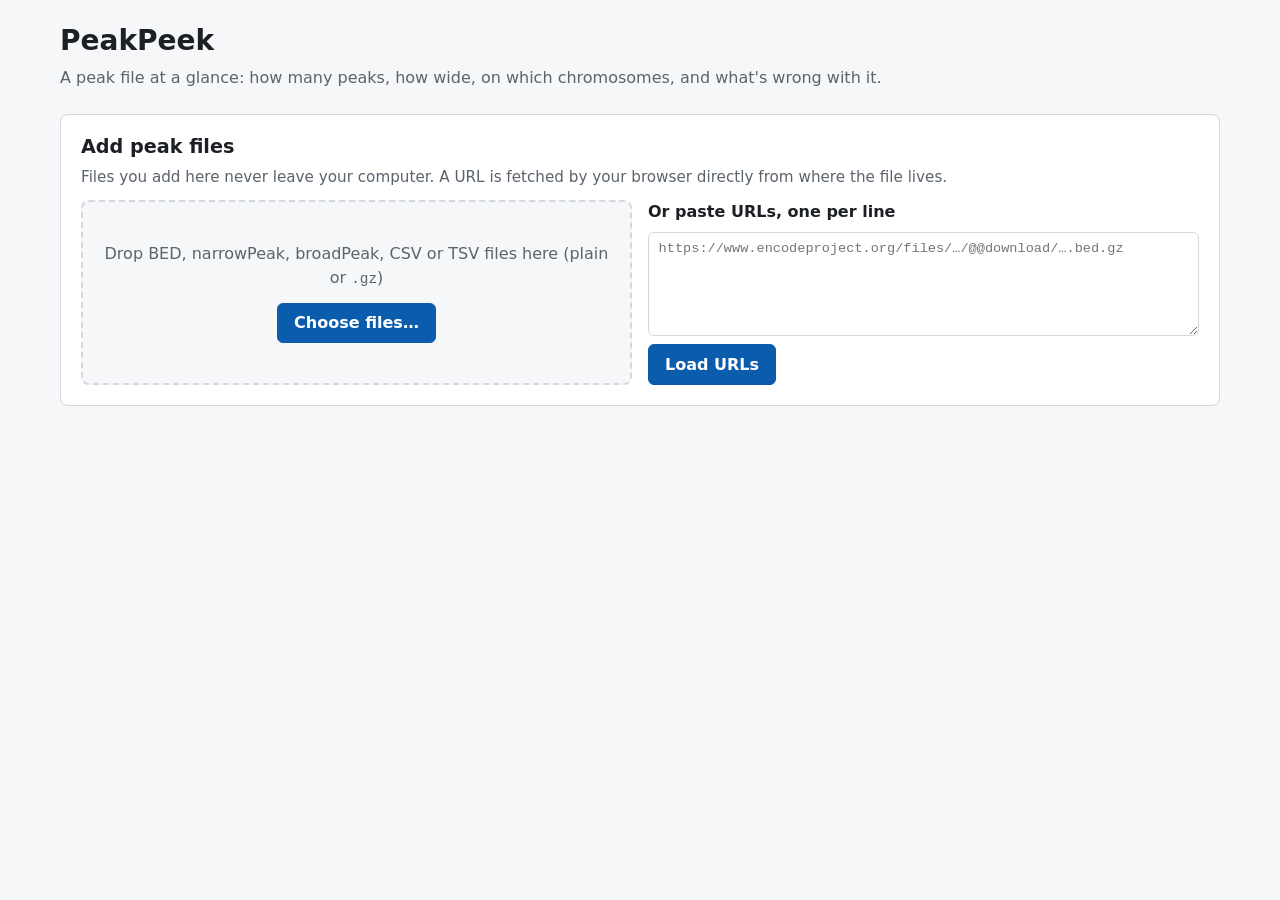
<file: index.html>
<!doctype html>
<html lang="en">
<head>
  <meta charset="utf-8">
  <link rel="icon" href="data:,">
  <meta name="viewport" content="width=device-width, initial-scale=1">
  <title>PeakPeek — a peak file at a glance</title>
  <link rel="stylesheet" href="style.css">
</head>
<body>
  <header class="page-header">
    <h1>PeakPeek</h1>
    <p class="tagline">A peak file at a glance: how many peaks, how wide, on which chromosomes,
      and what's wrong with it.</p>
  </header>

  <main>
    <section id="load" class="load" aria-labelledby="load-heading">
      <h2 id="load-heading">Add peak files</h2>
      <p id="privacy-note" class="privacy-note">Files you add here never leave your computer.
        A URL is fetched by your browser directly from where the file lives.</p>

      <div class="load-inputs">
        <div id="drop-zone" class="drop-zone">
          <p class="drop-zone-text">Drop BED, narrowPeak, broadPeak, CSV or TSV files here
            (plain or <code>.gz</code>)</p>
          <input id="file-input" class="visually-hidden" type="file" multiple>
          <label class="button" for="file-input">Choose files…</label>
        </div>

        <div class="url-box">
          <label for="url-input">Or paste URLs, one per line</label>
          <textarea id="url-input" rows="4" spellcheck="false" autocomplete="off"
            placeholder="https://www.encodeproject.org/files/…/@@download/….bed.gz"></textarea>
          <button id="url-load" class="button" type="button">Load URLs</button>
        </div>
      </div>
    </section>

    <section id="file-cards" class="file-cards" aria-label="Files"></section>

    <section id="side-by-side" class="side-by-side" aria-label="Side by side" hidden></section>
  </main>

  <script src="src/read.js"></script>
  <script src="src/parse.js"></script>
  <script src="src/stats.js"></script>
  <script src="src/charts.js"></script>
  <script src="src/app.js"></script>
</body>
</html>
</file>
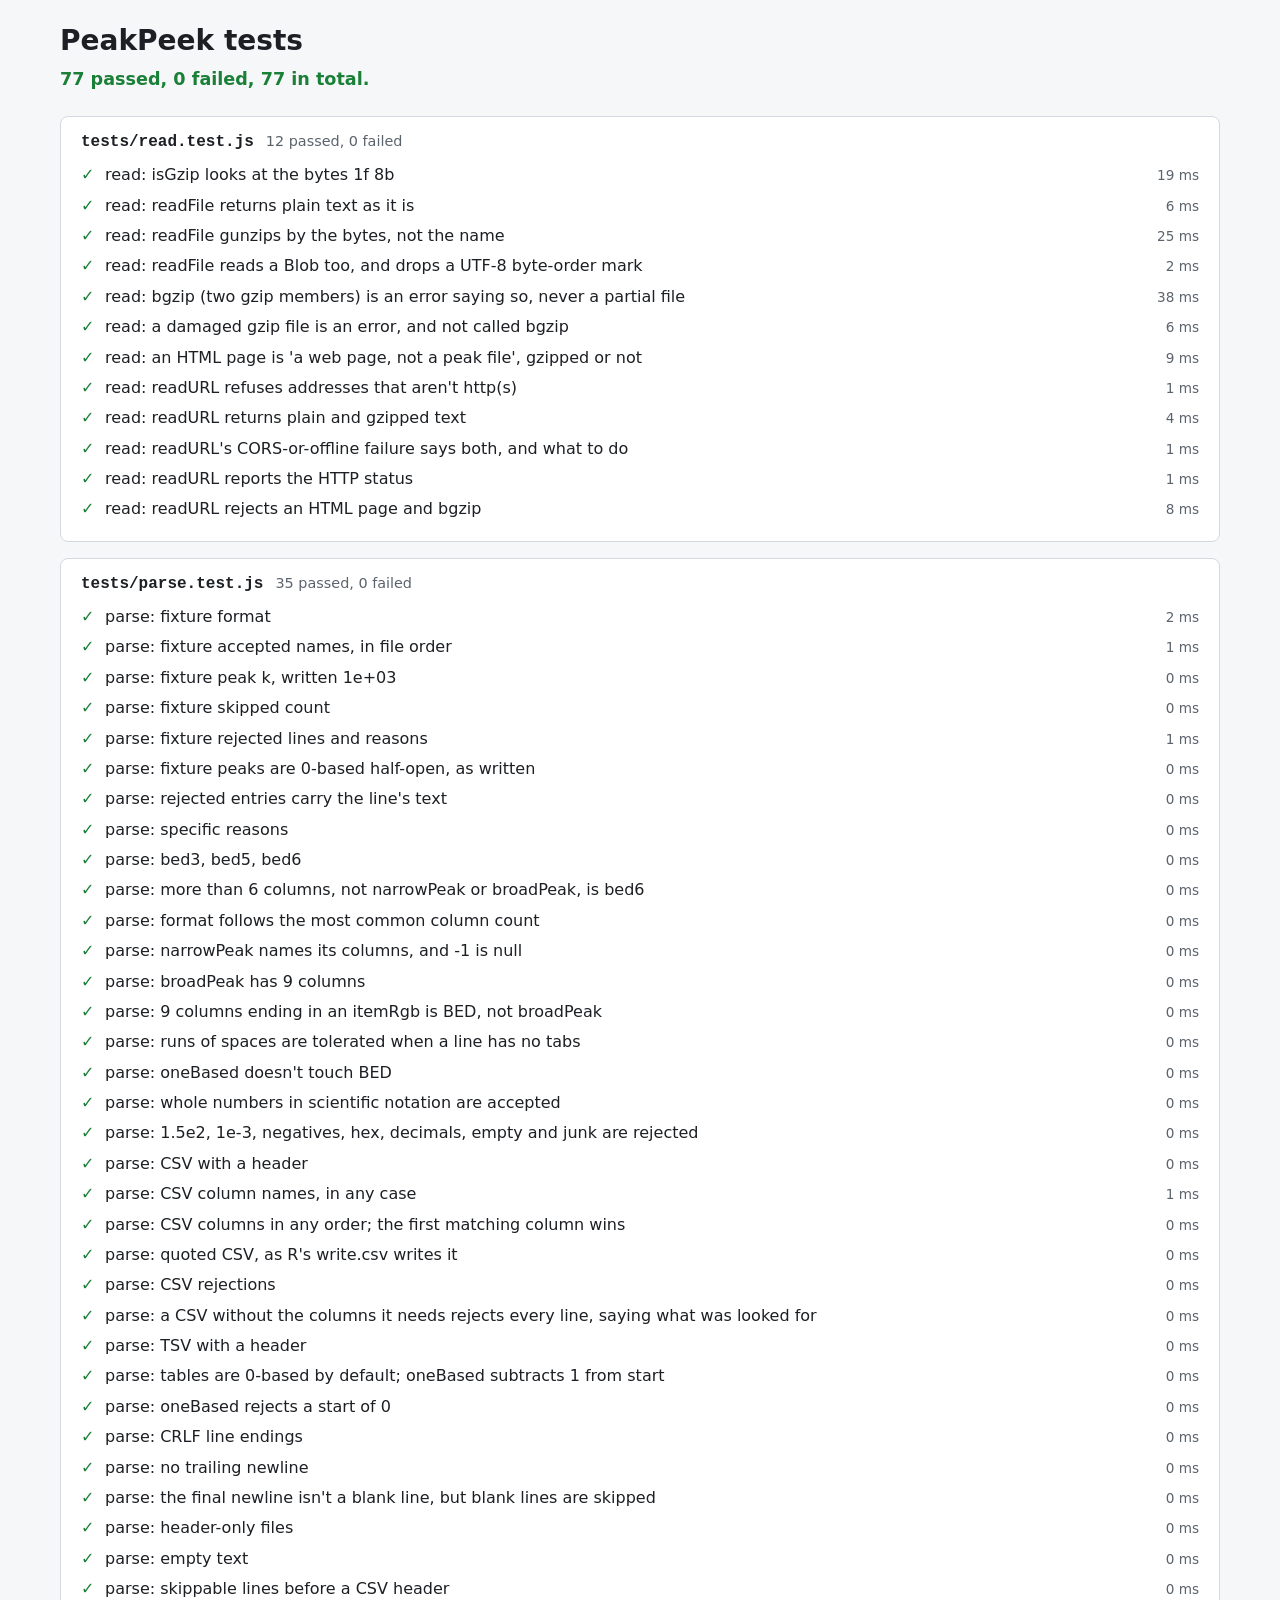
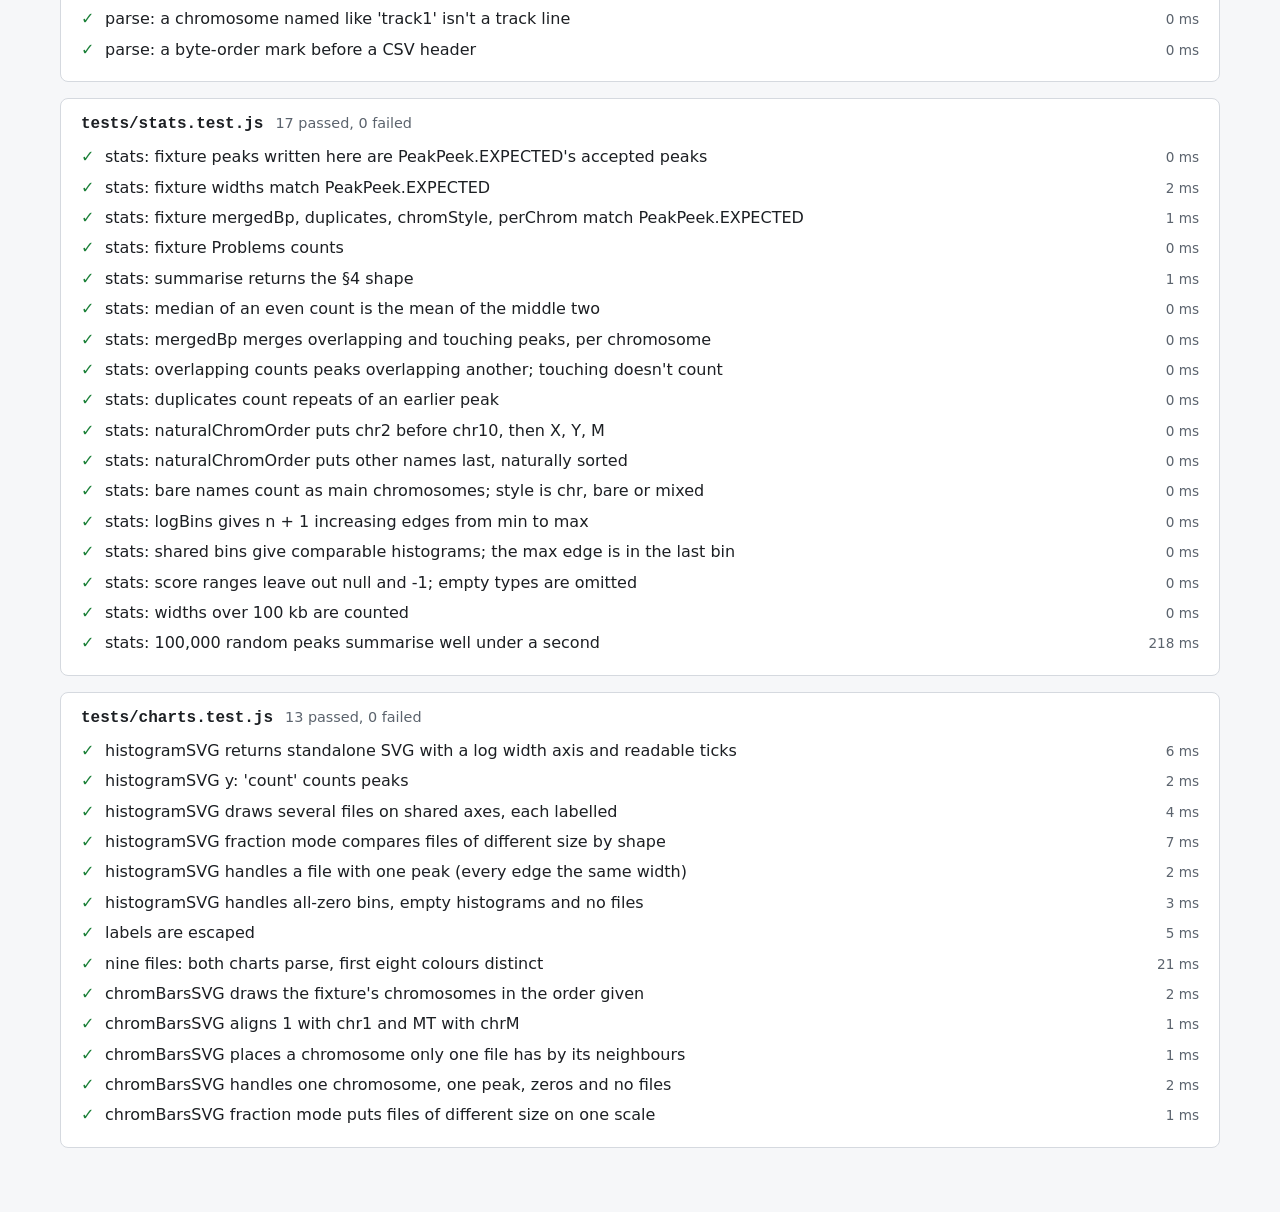
<file: test.html>
<!doctype html>
<html lang="en">
<head>
  <meta charset="utf-8">
  <link rel="icon" href="data:,">
  <meta name="viewport" content="width=device-width, initial-scale=1">
  <title>tests: running…</title>
  <link rel="stylesheet" href="style.css">

  <script>
    // Scripts that fail to load or throw while loading are recorded here, then reported as
    // failed tests, so one broken file can't stop the rest from running. Chrome hides a
    // file:// script's error message ("Script error."), so the file is found from
    // document.currentScript and the details are left to the browser console.
    const loadProblems = [];
    function recordLoadProblem(event) {
      const failedTag = event.target instanceof HTMLScriptElement ? event.target : null;
      const script = failedTag || document.currentScript;
      const file = script ? script.getAttribute("src") : "(unknown script)";
      const message = failedTag
        ? "couldn't be loaded: is the file there?"
        : event.message && event.message !== "Script error."
          ? "threw while loading: " + event.message
          : "threw while loading; the browser console has the error";
      loadProblems.push({ file, message });
    }
    window.addEventListener("error", recordLoadProblem, true);
  </script>

  <script src="src/read.js"></script>
  <script src="src/parse.js"></script>
  <script src="src/stats.js"></script>
  <script src="src/charts.js"></script>
  <script src="examples/fixture.js"></script>
  <script src="tests/assert.js"></script>
  <script src="tests/read.test.js"></script>
  <script src="tests/parse.test.js"></script>
  <script src="tests/stats.test.js"></script>
  <script src="tests/charts.test.js"></script>
</head>
<body class="test-page">
  <header class="page-header">
    <h1>PeakPeek tests</h1>
    <p id="test-summary" class="test-summary" aria-live="polite">Running…</p>
  </header>
  <main id="test-results"></main>

  <script>
    (async function () {
      window.removeEventListener("error", recordLoadProblem, true);
      window.PeakPeek = window.PeakPeek || {};
      const PeakPeek = window.PeakPeek;
      const testFiles = Array.from(
        document.querySelectorAll('head script[src^="tests/"][src$=".test.js"]'),
        (s) => s.getAttribute("src")
      );

      let outcome;
      if (typeof PeakPeek.test === "function" && typeof PeakPeek.runTests === "function") {
        for (const problem of loadProblems) {
          PeakPeek.test(problem.file + " loads", () => {
            const text = problem.file + " " + problem.message;
            throw Object.assign(new Error(text), { stack: text }); // this page's stack is noise
          });
        }
        try {
          outcome = await PeakPeek.runTests();
        } catch (error) {
          outcome = failedRun("runTests() itself failed: " + (error && error.stack || error));
        }
      } else {
        outcome = failedRun("tests/assert.js didn't provide PeakPeek.test and PeakPeek.runTests");
      }

      document.title = "tests: " + outcome.passed + " passed, " + outcome.failed + " failed";
      PeakPeek.testResults = outcome;
      show(outcome, testFiles);

      function failedRun(message) {
        const results = [{ name: "test harness", file: null, ok: false, message, ms: 0 }];
        for (const problem of loadProblems) {
          const text = problem.file + " " + problem.message;
          results.push({ name: problem.file + " loads", file: null, ok: false, message: text, ms: 0 });
        }
        return { passed: 0, failed: results.length, results };
      }

      // Results grouped by file: problems not tied to one test file first, then each test
      // file in load order, including files with no tests yet.
      function show({ passed, failed, results }, files) {
        const groups = new Map([[null, []]]);
        for (const file of files) groups.set(file, []);
        for (const result of results) {
          const key = groups.has(result.file) ? result.file : null;
          groups.get(key).push(result);
        }

        const summary = document.getElementById("test-summary");
        summary.textContent = results.length === 0
          ? "No tests registered yet: 0 passed, 0 failed."
          : passed + " passed, " + failed + " failed, " + results.length + " in total.";
        summary.classList.add(failed ? "is-failed" : "is-passed");

        const main = document.getElementById("test-results");
        for (const [file, fileResults] of groups) {
          if (file === null && fileResults.length === 0) continue;
          const section = element("section", "test-file");
          const fileFailed = fileResults.filter((r) => !r.ok).length;
          const heading = element("h2", null, file === null ? "Loading and harness" : file);
          heading.append(element("span", "test-count", fileResults.length === 0
            ? "no tests yet"
            : (fileResults.length - fileFailed) + " passed, " + fileFailed + " failed"));
          section.append(heading);

          const list = element("ol", "test-list");
          for (const r of fileResults) {
            const item = element("li", r.ok ? "is-passed" : "is-failed");
            item.append(
              element("span", "test-mark", r.ok ? "✓" : "✗"),
              element("span", "test-name", r.name),
              element("span", "test-ms", r.ms + " ms")
            );
            if (!r.ok) item.append(element("pre", "test-message", r.message));
            list.append(item);
          }
          if (fileResults.length) section.append(list);
          main.append(section);
        }
      }

      function element(tag, className, text) {
        const node = document.createElement(tag);
        if (className) node.className = className;
        if (text !== undefined) node.textContent = text;
        return node;
      }
    })();
  </script>
</body>
</html>
</file>
<file: style.css>
/* PeakPeek: one light theme, system fonts only, nothing fetched from the network. */

:root {
  color-scheme: light;
  --text: #1c1f23;
  --muted: #5b636d;
  --background: #f6f7f9;
  --surface: #ffffff;
  --border: #d5d9df;
  --accent: #0b5cad;
  --accent-soft: #e6f0fa;
  --ok: #1a7f37;
  --error: #b42318;
  --error-soft: #fdecea;
  --warning: #8a5a00;
  --warning-soft: #fff6dc;
  --radius: 8px;
  --mono: ui-monospace, SFMono-Regular, Menlo, Consolas, "Liberation Mono", monospace;
}

*,
*::before,
*::after {
  box-sizing: border-box;
}

body {
  margin: 0 auto;
  max-width: 1200px;
  padding: 1.5rem 1.25rem 3rem;
  font-family: system-ui, -apple-system, "Segoe UI", Roboto, "Helvetica Neue", Arial, sans-serif;
  font-size: 16px;
  line-height: 1.5;
  color: var(--text);
  background: var(--background);
}

h1,
h2,
h3 {
  line-height: 1.2;
  margin: 0 0 0.5rem;
}

h1 { font-size: 1.75rem; }
h2 { font-size: 1.2rem; }
h3 { font-size: 1.05rem; }

p { margin: 0 0 0.75rem; }

code,
pre {
  font-family: var(--mono);
  font-size: 0.9em;
}

a { color: var(--accent); }

.page-header {
  margin-bottom: 1.5rem;
}

.tagline,
.muted {
  color: var(--muted);
}

/* Loading */

.load {
  background: var(--surface);
  border: 1px solid var(--border);
  border-radius: var(--radius);
  padding: 1.25rem;
  margin-bottom: 1.5rem;
}

.privacy-note {
  color: var(--muted);
  font-size: 0.95rem;
}

.load-inputs {
  display: grid;
  grid-template-columns: repeat(auto-fit, minmax(min(100%, 320px), 1fr));
  gap: 1rem;
}

.drop-zone {
  display: flex;
  flex-direction: column;
  align-items: center;
  justify-content: center;
  gap: 0.75rem;
  min-height: 10rem;
  padding: 1.25rem;
  text-align: center;
  border: 2px dashed var(--border);
  border-radius: var(--radius);
  background: var(--background);
}

.drop-zone-text {
  margin: 0;
  color: var(--muted);
}

/* app.js adds this while files are dragged over the drop zone. */
.drop-zone.is-dragover {
  border-color: var(--accent);
  background: var(--accent-soft);
}

.url-box {
  display: flex;
  flex-direction: column;
  gap: 0.5rem;
}

.url-box label {
  font-weight: 600;
}

textarea {
  width: 100%;
  min-height: 6.5rem;
  resize: vertical;
  padding: 0.5rem 0.6rem;
  font-family: var(--mono);
  font-size: 0.85rem;
  color: var(--text);
  background: var(--surface);
  border: 1px solid var(--border);
  border-radius: 6px;
}

.button,
button {
  display: inline-block;
  align-self: flex-start;
  padding: 0.45rem 1rem;
  font: inherit;
  font-weight: 600;
  color: #fff;
  background: var(--accent);
  border: 1px solid var(--accent);
  border-radius: 6px;
  cursor: pointer;
}

.drop-zone .button {
  align-self: center;
}

.button:hover,
button:hover {
  filter: brightness(1.1);
}

button:disabled {
  opacity: 0.5;
  cursor: default;
}

textarea:focus-visible,
button:focus-visible,
.visually-hidden:focus-visible + .button {
  outline: 3px solid var(--accent);
  outline-offset: 2px;
}

.visually-hidden {
  position: absolute;
  width: 1px;
  height: 1px;
  overflow: hidden;
  clip-path: inset(50%);
  white-space: nowrap;
}

/* Results: filled in by app.js */

.file-cards {
  display: grid;
  grid-template-columns: repeat(auto-fit, minmax(min(100%, 360px), 1fr));
  align-items: start;
  gap: 1rem;
  margin-bottom: 1.5rem;
}

.card,
.side-by-side {
  min-width: 0;
  background: var(--surface);
  border: 1px solid var(--border);
  border-radius: var(--radius);
  padding: 1rem 1.25rem;
}

.card.is-error {
  border-color: var(--error);
}

.error {
  color: var(--error);
  background: var(--error-soft);
  border-radius: 6px;
  padding: 0.5rem 0.75rem;
}

.warning {
  color: var(--warning);
  background: var(--warning-soft);
  border-radius: 6px;
  padding: 0.5rem 0.75rem;
}

.table-scroll {
  overflow-x: auto;
}

table {
  border-collapse: collapse;
  font-size: 0.9rem;
  font-variant-numeric: tabular-nums;
}

th,
td {
  padding: 0.3rem 0.6rem;
  border-bottom: 1px solid var(--border);
  text-align: left;
  vertical-align: top;
}

td.number,
th.number {
  text-align: right;
}

svg {
  max-width: 100%;
  height: auto;
}

progress {
  width: 100%;
}

/* A file's card */

.button-quiet {
  color: var(--accent);
  background: var(--surface);
  border-color: var(--border);
  font-weight: 500;
  font-size: 0.9rem;
  padding: 0.3rem 0.75rem;
}

.button-quiet:hover {
  filter: none;
  background: var(--accent-soft);
}

.card-head {
  display: flex;
  gap: 0.5rem;
  align-items: center;
}

.card-label {
  flex: 1;
  min-width: 0;
  padding: 0.3rem 0.5rem;
  font: inherit;
  font-size: 1.05rem;
  font-weight: 600;
  color: var(--text);
  background: var(--surface);
  border: 1px solid var(--border);
  border-radius: 6px;
}

.card-label:focus-visible,
.card-coords input:focus-visible {
  outline: 3px solid var(--accent);
  outline-offset: 2px;
}

.card-head .button-quiet {
  align-self: center;
}

.card-source {
  margin: 0.35rem 0 0.75rem;
  font-size: 0.85rem;
  overflow-wrap: anywhere;
}

.card-coords {
  margin-bottom: 0.75rem;
  padding: 0.4rem 0.75rem;
  background: var(--accent-soft);
  border-radius: 6px;
  font-size: 0.95rem;
}

.card-coords[hidden] {
  display: none;
}

.card-coords label {
  cursor: pointer;
}

.card h3 {
  margin-top: 1rem;
}

.facts {
  display: grid;
  grid-template-columns: repeat(auto-fit, minmax(min(100%, 230px), 1fr));
  gap: 0 1.25rem;
}

.facts-group table {
  width: 100%;
}

.facts-group th {
  font-weight: normal;
}

.facts-note {
  display: block;
  font-size: 0.8rem;
}

.warning-text {
  color: var(--warning);
  font-weight: 600;
}

.problems {
  margin: 0 0 0.75rem;
  padding-left: 1.25rem;
}

.problems li {
  margin-bottom: 0.25rem;
}

table.rejected {
  margin-bottom: 0.5rem;
}

table.rejected caption {
  text-align: left;
  font-weight: 600;
  padding-bottom: 0.25rem;
}

table.rejected code {
  white-space: pre;
}

.charts {
  display: grid;
  grid-template-columns: repeat(auto-fit, minmax(min(100%, 340px), 1fr));
  gap: 1rem;
  margin-top: 1rem;
}

.charts-wide {
  grid-template-columns: minmax(0, 1fr);
}

.chart-figure {
  display: flex;
  flex-direction: column;
  gap: 0.4rem;
  min-width: 0;
  margin: 0;
}

.chart svg {
  display: block;
}

.downloads {
  margin: 1rem 0 0;
}

/* Side by side */

.side-table th[scope="row"] {
  font-weight: 600;
}

.side-table th,
.side-table td {
  white-space: nowrap;
}

/* test.html */

.test-summary {
  font-size: 1.1rem;
  font-weight: 600;
}

.is-passed > .test-mark,
.test-summary.is-passed {
  color: var(--ok);
}

.is-failed > .test-mark,
.test-summary.is-failed {
  color: var(--error);
}

.test-file {
  background: var(--surface);
  border: 1px solid var(--border);
  border-radius: var(--radius);
  padding: 1rem 1.25rem;
  margin-bottom: 1rem;
}

.test-file h2 {
  display: flex;
  flex-wrap: wrap;
  align-items: baseline;
  gap: 0.25rem 0.75rem;
  margin: 0;
  font-family: var(--mono);
  font-size: 1rem;
}

.test-count {
  font-family: system-ui, -apple-system, "Segoe UI", Roboto, sans-serif;
  font-size: 0.9rem;
  font-weight: normal;
  color: var(--muted);
}

.test-list {
  list-style: none;
  margin: 0.5rem 0 0;
  padding: 0;
}

.test-list li {
  display: flex;
  flex-wrap: wrap;
  align-items: baseline;
  gap: 0 0.5rem;
  padding: 0.2rem 0;
}

.test-mark {
  font-weight: 700;
  width: 1rem;
}

.test-name {
  flex: 1;
  min-width: 0;
  overflow-wrap: anywhere;
}

.test-ms {
  color: var(--muted);
  font-size: 0.85rem;
  font-variant-numeric: tabular-nums;
}

.test-message {
  flex-basis: 100%;
  margin: 0.25rem 0 0.5rem 1.5rem;
  padding: 0.5rem 0.75rem;
  overflow-x: auto;
  white-space: pre-wrap;
  overflow-wrap: anywhere;
  color: var(--error);
  background: var(--error-soft);
  border-radius: 6px;
}

@media (max-width: 480px) {
  body {
    padding: 1rem 0.75rem 2rem;
  }

  .load,
  .card,
  .side-by-side,
  .test-file {
    padding: 0.9rem;
  }

  .test-message {
    margin-left: 0;
  }
}
</file>
